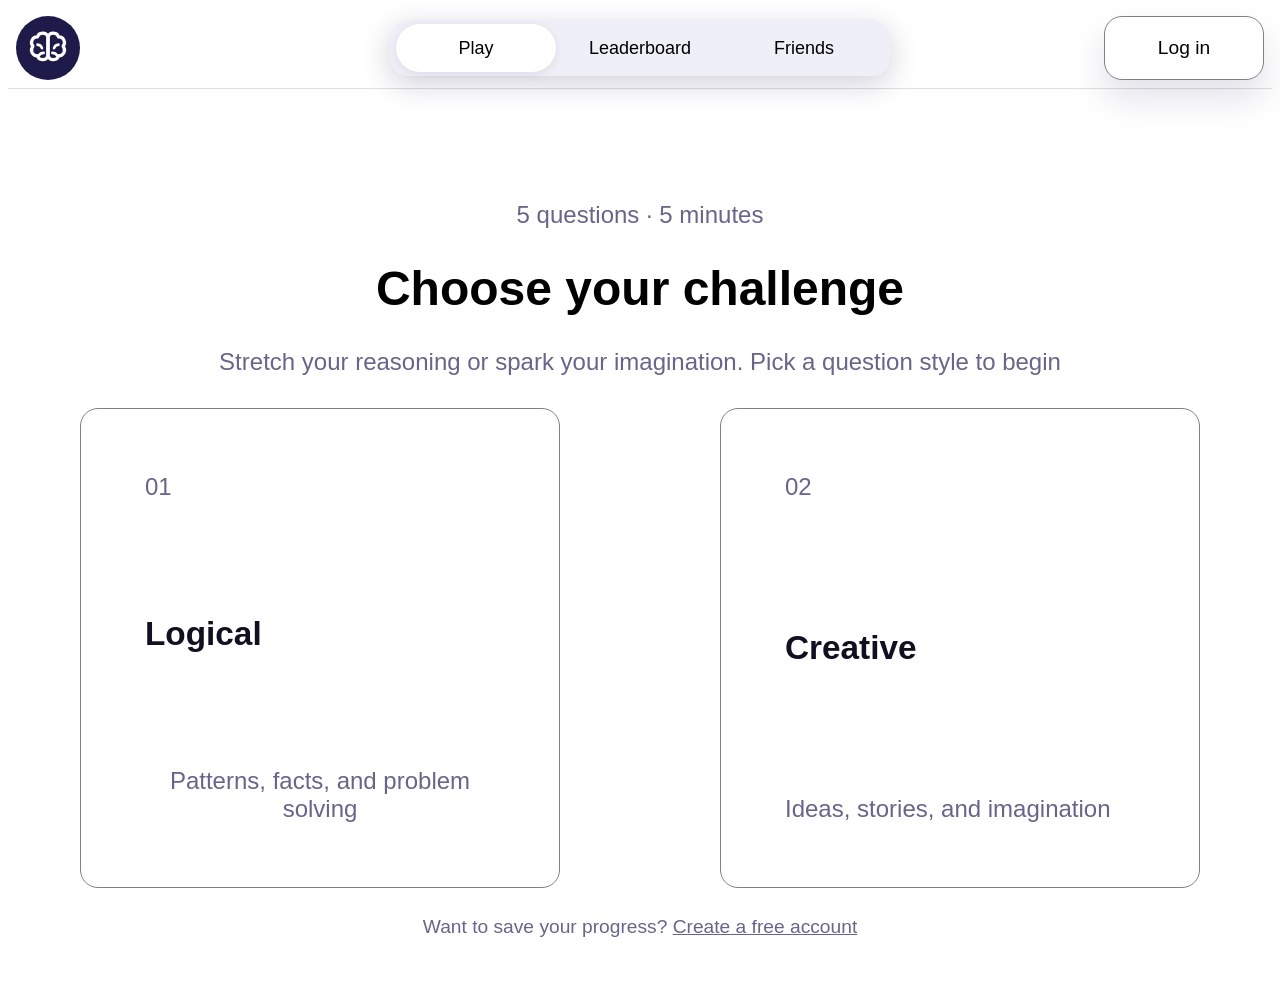
<file: index.html>
<!DOCTYPE html>

<html lang="en">

<head>
    <meta charset="UTF-8"/>
    <meta name="viewport" content="width=device-width, initial-scale=1.0" />
    <link rel="stylesheet" href="css/base.css" />
    <link rel="stylesheet" href="css/login.css" />
    <link rel="stylesheet" href="css/createaccount.css" />

    
</head>
<body> 
    <!-- confetti--> 
    <img  class="gifConfetti hide" src="gifs/confetti.gif" aria-label="confetti gif"> 
     

    <header class="app-header">
        <svg aria-hidden="true" class="brand-mark" viewBox="0 0 34 34" xmlns="http://www.w3.org/2000/svg"><circle cx="17" cy="17" fill="#1e1b4b" r="17"></circle><path d="M16.9 10.8c-1-2.4-4.8-2.3-5.5.3-2.7-.1-4.1 3-2.4 5-1.8 2.1-.3 5.1 2.4 5.1.7 2.6 4.5 2.7 5.5.3V10.8Z" fill="none" stroke="white" stroke-linecap="round" stroke-linejoin="round" stroke-width="1.7"></path><path d="M17.1 10.8c1-2.4 4.8-2.3 5.5.3 2.7-.1 4.1 3 2.4 5 1.8 2.1.3 5.1-2.4 5.1-.7 2.6-4.5 2.7-5.5.3V10.8Z" fill="none" stroke="white" stroke-linecap="round" stroke-linejoin="round" stroke-width="1.7"></path><path d="M11.4 15.2c1.2.1 2.1.8 2.4 1.9m8.8-1.9c-1.2.1-2.1.8-2.4 1.9M12 21.1c.7-1 1.6-1.5 2.7-1.5m7.3 1.5c-.7-1-1.6-1.5-2.7-1.5" fill="none" stroke="white" stroke-linecap="round" stroke-width="1.35"></path></svg>
        <span></span>
        <div class="topApp-selection-buttons">
            <button id="appSelectionButton" class="play-button selectedButton">Play</button>
            <button id="appSelectionButton" class="leaderboard-button">Leaderboard</button>
            <button id="appSelectionButton" class="friends-button">Friends</button>
        </div>
        <button class="header-button" id="openLogin">Log in</button>
        </header>
    <main class="main-app">
        <div class="main-app-header">
            <p> 5 questions · 5 minutes</p>
            <h1> Choose your challenge</h1>
            <p>Stretch your reasoning or spark your imagination. Pick a question style to begin</p>            
        </div>

        <div class="app-buttons">
            <button class="app-button" href="#0">
                <span>01</span>
                <span class="header-2">Logical</span>
                <span>Patterns, facts, and problem solving</span>
            </button>
            <button class="app-button" href="#1">
                <span>02</span>
                <span class="header-2">Creative</span>
                <span>Ideas, stories, and imagination</span>
            </button>
        </div>
        <p id="saveProgress">Want to save your progress?
            <a href="#" id="createAccount">Create a free account</a>
        </p>

        <div class="bottomApp-selection-buttons">
            <button id="appSelectionButton" class="selectedButton">Play</button>
            <button id="appSelectionButton">Leaderboard</button>
            <button id="appSelectionButton">Friends</button>
        </div>
    </main>
    
    <dialog id="login-page">
        <div class="login-page-body">
            <img  class="gifConfetti hide" src="gifs/confetti.gif" aria-label="confetti gif"> 
            <section class="login-header">
                <div class="login-header-text">
                    <span>Your thinking, remembered</span>
                    <h1>Pick up where you left off</h1>
                    <p>Save quiz progress, keep your high score, and challenge people from the BrainRush community</p>
                </div>
            </section>

            <section class="login-main">
                <span>Welcome back</span>
                <h2>Log in to continue</h2>
                <p id="loginFeedbackHolder">Your next challenge is waiting</p>

                <div class="login-input">
                    <span>Email</span>
                    <label class="email">
                        <input id="loginInputEmail" label="Email" autofill="email" placeholder="youremail@email.com">
                    </label>
                    <span>Password</span>
                    <label class="password">
                        <input id="loginInputPassword" label="Password" autofill="password" placeholder="At least 6 characters">
                    </label>
                </div>

                <button id="login-button" class="login-button">
                    Log in 
                </button>

                <div class="loginBottomContainer">
                    <p>New to BrainRush?</p>
                    <a href="#" id="accountCreate">Create an account</a>

                    <span>Demo accounts and progress are stored locally on this device. </span>
                </div>
                <button href="#" id="close-login">Go back</button>

                <div class="adminContainer">
                    <!--If secret credentials are entered, add an button element with "Flush accounts" inside, and the id "close-login" for style-->

                </div>
                

            </section>
        </div>
    </dialog>   

    <dialog id="account-create-page">
        <div class="account-create-body">
            <img  class="gifConfetti hide" src="gifs/confetti.gif" aria-label="confetti gif"> 

            <section class="login-header">
                <div>
                    <span>Your thinking, remembered</span>
                    <h1>Pick up where you left off</h1>
                    <p>Save quiz progress, keep your high score, and challenge people from the BrainRush community</p>
                </div>
            </section>

            <section class="login-main">
                <span>Welcome back</span>
                <h2>Create account to continue</h2>
                <p id="createAccountFeedbackHolder">Your next challenge is waiting</p>


                <div class="create-input">
                    <span>Username</span>
                    <label class="email username">
                        <input id="playerUser" label="username" placeholder="noobslayer420">
                    </label>

                    <span>Email</span>
                    <label class="email">
                        <input id="createEmail" label="Email" list="emailSuggestions" autofill="email" placeholder="youremail@email.com">

                        <datalist id="emailSuggestions">
                            <!--Suggest common emails-->
                            <option value="@gmail.com"></option>
                            <option value="@outlook.com"></option>
                            <option value="@icloud.com"></option>
                        </datalist>
                    </label>
                    <span>Password</span>
                    <label class="password">
                        <input id="createPassword" label="Password" autofill="password" placeholder="At least 6 characters">
                    </label>
                </div>

                <button id="createAccount-button" class="login-button">
                    Create account
                </button>
                <!--Copy style of loginBottomContainer-->
                <div class="loginBottomContainer">
                    <p>Already have an account?</p>
                    <a href="#" id="closeCreateAccount">Login</a>
                    <span>Demo accounts and progress are stored locally on this device. </span>
                </div>
                <button href="#" id="closeCreateAccount" class="goBackButton">Go back</button>
                

            </section>
        </div>
    </dialog> 




    <script src="js/base.js" defer></script>
    <script src="js/createAccount.js" ></script>
    <script src="js/login.js" ></script>


    
    
</body>
</file>
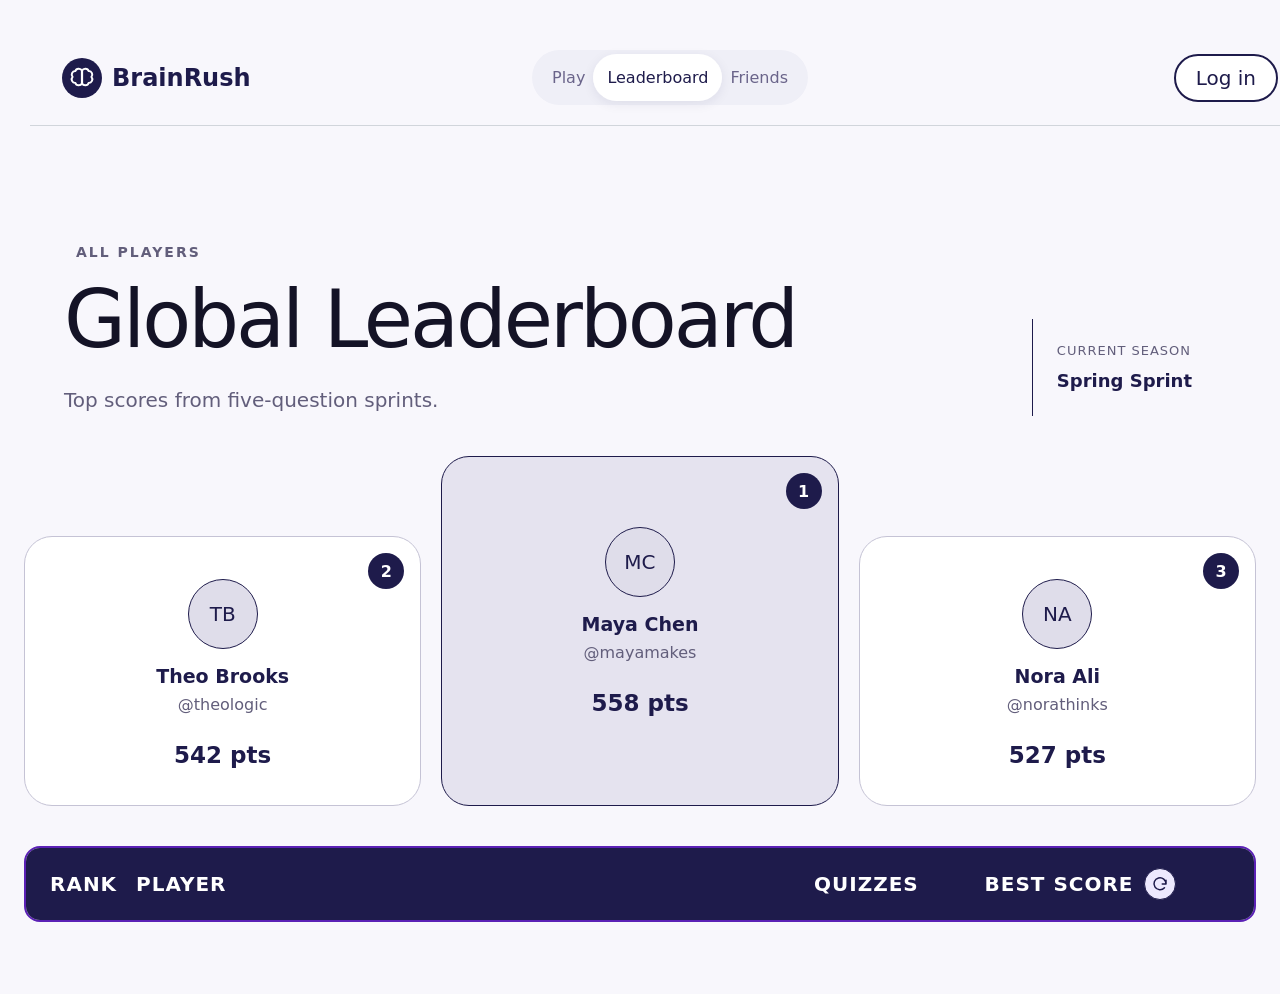
<file: leaderboard.html>
<!DOCTYPE html>
<html lang="en">

<head>
    <meta charset="UTF-8">
    <meta name="viewport" content="width=device-width, initial-scale=1.0">
    <link rel="stylesheet" href="styles.css">
    <script src="script.js" defer></script>
    <title>BrainRush</title>
</head>

<body>
    <header class="header">
        <a href="index.html" class="logo">
            <img src="logo.svg" alt="" width="40" height="40">
            <span class="logotext">BrainRush</span>
        </a>

        <nav class="navigation" aria-label="main-navigation">
            <ul>
                <li><a href="quiz.html">Play</a></li>
                <li><a href="leaderboard.html" aria-current="page">Leaderboard</a></li>
                <li><a href="friends.html">Friends</a></li>
            </ul>
        </nav>

        <a href="login.html" class="login">Log in</a>
    </header>

    <main>
        <section class="leaderboard-intro">
            <div>
                <p class="players">All players</p>
                <h1>Global Leaderboard</h1>
                <p class="intro">Top scores from five-question sprints.</p>
            </div>
            <div class="season">
                <p>Current Season</p>
                <strong>Spring Sprint</strong>
            </div>
        </section>
        <section class="podium" aria-label="Top three players">
            <article class="podium-card second-place">
                <span class="rank-badge" aria-label="Rank 2">2</span>
                <div class="player-avatar" aria-hidden="true">TB</div>
                <h2>Theo Brooks</h2>
                <p class="player-handle">@theologic</p>
                <p class="player-points">542 pts</p>
            </article>

            <article class="podium-card first-place">
                <span class="rank-badge" aria-label="Rank 1">1</span>
                <div class="player-avatar" aria-hidden="true">MC</div>
                <h2>Maya Chen</h2>
                <p class="player-handle">@mayamakes</p>
                <p class="player-points">558 pts</p>
            </article>

            <article class="podium-card third-place">
                <span class="rank-badge" aria-label="Rank 3">3</span>
                <div class="player-avatar" aria-hidden="true">NA</div>
                <h2>Nora Ali</h2>
                <p class="player-handle">@norathinks</p>
                <p class="player-points">527 pts</p>
            </article>
        </section>

        <div class="leaderboard" role="table" aria-label="Top 10 players">
            <div class="leaderboard-row leaderboard-heading" role="row">
                <span role="columnheader">Rank</span>
                <span role="columnheader">Player</span>
                <span role="columnheader">Quizzes</span>

                <div class="scoreheader" role="columnheader">
                    <span>Best Score</span>

                    <button id="refresh-button" class="reload-button" type="button" aria-label="Refresh leaderboard"
                        title="Refresh leaderboard">
                        <svg viewBox="0 0 24 24" aria-hidden="true">
                            <path d="M20 7v5h-5M20 12a8 8 0 1 0-2 5" />
                        </svg>
                    </button>
                </div>

            </div>

            <div id="leaderboard-body" role="rowgroup"></div>
        </div>
    </main>

    <footer></footer>
</body>

</html>
</file>
<file: css/base.css>
/*Phone size suited for iphone 16 */

:root {
    font-family: "DM Sans:SemiBold", "DM Sans", sans-serif;
    font-size:100%; /*10px */
    /*Create root varible */
    --standard: black;
    --header1: #111021;
    --paragraph: #68658b;

    
}



body{
    box-sizing: border-box;
    display:flex;
    flex-direction:column;
    
}

header{
    /*width:min(860px);*/ 
    height:2rem;
    display:grid;
    grid-template-columns: 10rem  1fr 5rem;
    grid-template-rows: 1fr;

    grid-template-areas: 
    "brandmark something button";

    /*decor */
    padding:0.5rem;
    border-bottom: 1px solid rgb(30 27 75 / 14%);


}
.brand-mark{
    width:2rem;
    grid-area:brandmark;
}
.header-button{
    grid-area:button;
    border:1px solid grey;
    box-shadow:0 18px 35px rgb(30 27 75 / 13%);


}
.header-button:hover{
    background-color:#c9c9c9;
}





.main-app{
    box-sizing: border-box;
    display:flex;
    flex-direction: column;
    justify-content:center;

    /*width: min(860px);*/

    /*Decor */
    padding:56px 24px 0px 24px; 
    text-align:center;
    height:100vh;
    p, span{
        color:var(--paragraph);
    
    }

}

/*Button */

button{
    background-color:white;
    border-radius: 2vh;
    margin:0px;
    padding:0px;
    border:1px solid black;
    
    /*Add hand when hovering*/
    cursor:pointer;

}

.app-buttons{
    display:flex;
    flex-direction: column;
    
}

.app-button{
    box-sizing: border-box;
    display:flex;
    flex-direction: column;
    text-align: start;
    margin:0.5rem 0rem;

    /*decor */
    background-color: white;
    height:8rem;
    justify-content: space-between;
    padding:1.2rem;
    transition: transform 180ms ease, box-shadow 180ms ease, background 180ms ease;
    
}
.app-button:hover{
    transform: translateY(-5px);
    box-shadow:0 18px 35px rgb(30 27 75 / 13%);
    background:#fdfdff;
}

.header-2{
    color:var(--header1);
    font-weight: 600;
    font-size:1.4rem;
}



.bottomApp-selection-buttons, .topApp-selection-buttons{
    box-sizing: border-box;
    display:flex;
    align-self:center;
    
    background-color: #efeff7;
    border:none;
    height:40px;
    padding:2px 4px;
    
    border-radius: 2vh;

    /*Put the buttons at the start end of the screen */
    margin-top:3vh;
    margin-bottom:1rem;
    transition: transform 180ms ease, box-shadow 180ms ease, background 180ms ease;
    box-shadow:0 8px 30px #1e1b4b33;

    grid-area:app-selection-buttons;

    button {
        border:none;
        padding:1%;
        width:7rem;
        height: stretch;
        background-color: #efeff7;
        

    }

}

.hide {
    display:none
}

.warning {
    color:rgb(122, 0, 0);
    font-weight: bold;
    font-size: 1.2rem;
    padding:0rem;
    margin:0.5rem 0rem;
    margin-top:0rem;
    margin-bottom:1rem;
    
}
.comfirm{
    color:green;
    font-weight: bold;
    font-size: 1.2rem;
    padding:0rem;
    margin:0.5rem 0rem;
    margin-top:0rem;
    margin-bottom:1rem;


}

.topApp-selection-buttons button.selectedButton, .bottomApp-selection-buttons button.selectedButton{
    background-color: #ffff;
    box-shadow:0 2px 10px #1e1b4b17;
}

/* Gif, not important*/
.gifConfetti{
    position:fixed;
    object-fit: cover;
    z-index:9999;
    pointer-events: none;
    height:100%;
    width: 100%;
}

#createAccount{
    color:inherit;
}

@media (min-width:700px){
    #appSelectionButton{
        width:16rem;
        height:4rem;
        font-size:large;
        border-radius: 3vh;
    }
}

@media (max-width:1000px){
    .topApp-selection-buttons{
        display:none;
    }
}

@media (min-width:1000px){

    .main-app-header{
        font-size:1.5rem;
    }
    .topApp-selection-buttons{
        margin:0.5rem;
        
        
    }
    #appSelectionButton{
        margin:2px;
        width:10rem;
        height:3rem;
        font-size:large;
        
    }
    .bottomApp-selection-buttons{
        display:none;
    }
    div.app-buttons{
        flex-direction:row;
        justify-content: center;
        gap:10rem;
        .app-button{
            width:30rem;
            height:30rem;
            display:flex;
            box-sizing: border-box;
            text-align:center;
            border:1px solid grey;
            padding:4rem;
            span{
                font-size:1.5rem;
            }
            .header-2{
                font-size:250%;
                color:#111021;
                
            }
            
            
        }
    }header{
        grid-template-columns: 1fr 1fr 1fr;
        grid-template-rows: 1fr;

        grid-template-areas: 
        "brandmark app-selection-buttons button";
        height:fit-content;

        
        .topApp-selection-buttons{
            margin:0px;
            justify-self:center;
            height:3.5rem;
            >*{
                width:10rem;
                font-size:1.2rem;
                
            }
        }
        .brand-mark{
            width:4rem;

        }
        .header-button{
            margin-left:auto;
            width:10rem;
            border:1px solid grey;
            font-size:1.2rem;
        }


    }
    #saveProgress{
        font-size:1.2rem;
    }
}
</file>
<file: css/login.css>
:root{
    --muted: rgb(229, 229, 229);
    --background-blue:#1e1b4b;

}

dialog{
    /*Make the popup full page */
    width: 100vw;
    height: 100vh;
    max-width: 100vw;
    max-height: 100vh;
    margin: 0;
    padding: 0;
    border: none;
    background: white;

    /*Flex: Commented out because it caused the dialog to not stay hidden*/
    /* box-sizing: border-box;
    display: flex;
    flex-direction: column; */ 

}

.login-header, .login-main{
        /*Flex */
    box-sizing: border-box;
    display: flex;
    flex-direction: column;
    align-items:center;
    
}
.login-header{

    background-color:var(--background-blue);
    color:white;
    /*p,span{
        color:var(--muted);
        padding:0;
        margin:0;
    }*/


    box-sizing: border-box;
    display: flex;
    flex-direction: column;

    min-height: auto;
    padding: 30px 24px 50px


}

.login-header-text{
    display:flex;
    gap:0;
    flex-direction: column;
    >*{
        margin:0px;
    }
}

.login-main{
    box-sizing: border-box;
    display: grid;
    grid-template-columns: 1fr;
    grid-template-rows: auto;
    padding: 30px 24px 50px;
    





}
.login-input, .create-input{
    box-sizing: border-box;
    display: flex;
    flex-direction: column;

    /*decor */
    font-weight:600;
    
    


}
.email, .password{
    margin: 0.7rem 0px;
    font-weight: 500;
    

    input{
        box-sizing: border-box;
        width:100%;
        
        /*decor */
        padding:1rem 0.8rem;
        border-radius: 2vh;
        border:1px solid grey;

        

    }
}

.login-button{
    /*Change the background color to blue */
    background-color:var(--background-blue);
    /*Change the color to muted*/
    color:white;
    /*Make the border radius rounded, remove border */
    border-radius: 2vh;
    height:2.4rem;
    border:inherit;
}

.loginBottomContainer, .adminContainer{
    box-sizing: border-box;
    display:flex;
    flex-direction: column;
    padding:10px;
    margin:0px;
    gap:0.5rem;

}

#close-login{
    width:10rem;
    height:2rem;
    justify-self:center;
}

.login-page-body{
    grid-template-columns: 1fr;
    grid-template-rows: auto;
    display:grid;
    flex-direction: column;
    height:100%;
}
#accountCreate{
    color:inherit;
}
#close-login{
    align-self:center;
}


@media (min-width:600px){
    .login-page-body{
        grid-template-columns: 1fr 1fr;

    }
    .login-main{
        text-align: center;
        max-width: 80%;
        justify-self: center;
    }
    .login-button{
        height:4rem;
        font-size:1.4rem;
    }

    .login-header{
        justify-content: center;

    }

}
@media (min-width:800px){
    .login-page-body{
        flex-direction:row;
        grid-template-columns: 1fr 1fr;
        /*font-size:2rem;*/

    }
    section.login-main{
        text-align: center;
    }
    .login-header{
        h1{
            font-size:3rem;
        }
        span, p{
            font-size:1.5rem;
            color:rgb(224, 224, 224);
        }
    }
    .login-header div>*{
        margin-top:5rem;
        
    }
}
@media (min-width:1000px){
    .login-page-body{
        flex-direction:row;
        grid-template-columns: 1fr 1fr;
        /*font-size:2rem;*/

    }
    section.login-main{
        text-align: center;
        font-size:200%;
        
    }
    .login-input{
        height:18rem;
    }
    .login-button{
        height:5rem;
        font-size:1.8rem;
    }
    .loginBottomContainer{
        font-size:80%;
        /*gap:1rem;*/
    }
    #close-login, .goBackButton{
        margin-top:1rem;
        height:4rem;
        width:20rem;
        font-size:large;
        
    }

    .login-header{
        h1{
            font-size:4rem;
        }
        span, p{
            font-size:1.8rem;
            color:rgb(224, 224, 224);
        }
    }#usern,#loginInputEmail, #loginInputPassword{
        height:3rem;
        font-size:large;
    }
}

@media (min-width:1500px){
    .login-page-body{
        flex-direction:row;
        grid-template-columns: 1fr 1fr;
        /*font-size:2rem;*/

    }
    section.login-main{
        text-align: center;
        font-size:200%;


    }

    .login-header{
        h1{
            font-size:6rem;
        }
        span, p{
            font-size:2rem;
            color:rgb(224, 224, 224);
        }
    }#loginInputEmail, #loginInputPassword{
        height:5rem;
        font-size:large;
    }
}
</file>
<file: css/createaccount.css>
.goBackButton{ 
    justify-self:center;
}
.CreateAccount-button{
    background-color: aqua;
}
.account-create-body{
    display:grid;
    grid-template-columns: 1fr;
    grid-template-rows:auto;
    height:100%;
}
#closeCreateAccount{
    color:inherit;

}

@media (min-width:600px){
    .account-create-body{
        grid-template-columns: 0.8fr 1.2fr;
    }.login-header{
        
    }
}
</file>
<file: styles.css>
* {
  margin: 0;
  padding: 0;
  box-sizing: border-box;
}

body {
  margin: 0;
  background-color: #f8f7fc;
  color: #1e1b4b;
  font-family:
    system-ui,
    -apple-system,
    BlinkMacSystemFont,
    "Segoe UI",
    Roboto,
    Oxygen,
    Ubuntu,
    Cantarell,
    "Open Sans",
    "Helvetica Neue",
    sans-serif;
}

.header {
  max-width: 1400px;
  width: 100%;
  margin: 30px;
  display: grid;
  grid-template-columns: 1fr auto 1fr;
  align-items: center;
  gap: 24px;
  padding: 20px 32px;
  border-bottom: 1px solid #d1d5db;
}

.header a {
  text-decoration: none;
  color: #6a648a;
}

.logo {
  display: flex;
  justify-self: start;
  align-items: center;
  gap: 10px;
  font-size: 24px;
  color: #1e1b4b;
  font-weight: bold;
}

.logotext {
  font-size: 24px;
  color: #1e1b4b;
  font-weight: 600;
}

.navigation {
  grid-column: 2;
  justify-self: center;
  color: #6a648a;
  font-weight: 500;
}

.navigation ul {
  display: flex;
  align-items: center;
  gap: 8px;
  list-style: none;
  padding: 18px 20px;
  margin: 0;
  background-color: #efeff7;
  border-radius: 999px;
}

.header .navigation a:hover {
  background-color: #e0ddec;
  color: #1e1b4b;
}

.header .navigation a[aria-current="page"] {
  background-color: white;
  padding: 14px;
  border-radius: 999px;
  color: #1e1b4b;
  box-shadow: 0 3px 12px rgb(30 27 75 / 8%);
}

.header .login {
  grid-column: 3;
  grid-row: 1;
  justify-self: end;
  font-size: 20px;
  font-weight: 500;
  background-color: white;
  color: #1e1b4b;
  border: #1e1b4b 2px solid;
  padding: 10px 20px;
  border-radius: 30px;
}

main {
  max-width: 1300px;
  margin: 0 auto;
  padding: 48px 24px;
}

.leaderboard-intro {
  display: flex;
  justify-content: space-between;
  align-items: flex-end;
  gap: 32px;
  margin: 40px;
}

.players {
  margin-bottom: 16px;
  padding-left: 12px;
  color: #625e7b;
  font-size: 14px;
  font-weight: 600;
  letter-spacing: 2px;
  text-transform: uppercase;
}

.leaderboard-intro h1 {
  margin-bottom: 20px;
  color: #141326;
  font-size: 80px;
  font-weight: 500;
  line-height: 1.1;
  letter-spacing: -3px;
}
.leaderboard-intro {
  color: #1e1b4b;
  font-size: 20px;
}

.intro {
  color: #625e7b;
  font-size: 20px;
  line-height: 1.6;
}

.season {
  flex-shrink: 0;
  padding: 24px;
  border-left: 1px solid #1e1b4b;
}

.season p {
  margin-bottom: 10px;
  color: #625e7b;
  font-size: 13px;
  letter-spacing: 1px;
  text-transform: uppercase;
}

.season strong {
  font-size: 18px;
}

.podium {
  display: grid;
  grid-template-columns: repeat(3, minmax(0, 1fr));
  align-items: end;
  gap: 20px;
  margin: 40px 0;
}

.podium-card {
  position: relative;
  min-height: 270px;
  padding: 42px 24px 32px;
  border: 1px solid #c5c3d5;
  border-radius: 28px;
  background-color: white;
  text-align: center;
}

.podium-card.first-place {
  min-height: 350px;
  padding-top: 70px;
  background-color: #e5e3ef;
  border-color: #1e1b4b;
}

.rank-badge {
  position: absolute;
  top: 16px;
  right: 16px;
  display: flex;
  align-items: center;
  justify-content: center;
  width: 36px;
  height: 36px;
  border-radius: 50%;
  background-color: #1e1b4b;
  color: white;
  font-weight: bold;
}

.player-avatar {
  display: flex;
  align-items: center;
  justify-content: center;
  width: 70px;
  height: 70px;
  margin: 0 auto 16px;
  border: 1px solid #1e1b4b;
  border-radius: 50%;
  background-color: #dfddea;
  font-size: 20px;
  font-weight: 500;
}

.podium-card h2 {
  margin-bottom: 8px;
  font-size: 19px;
}

.player-handle {
  color: #625e7b;
  overflow-wrap: anywhere;
}

.player-points {
  margin-top: 28px;
  font-size: 23px;
  font-weight: bold;
}

.leaderboard {
  width: 100%;
  margin: 24px auto;
  border: 2px solid #5b21b6;
  border-radius: 16px;
  overflow: hidden;
  background-color: white;
  color: #1e1b4b;
}

.leaderboard-row {
  display: grid;
  grid-template-columns: 70px minmax(0, 1fr) 100px 300px;
  align-items: center;
  gap: 16px;
  padding: 20px 24px;
  font-size: 20px;
  font-weight: 600;
}

.leaderboard-heading {
  background-color: #1e1b4b;
  color: white;
  font-weight: bold;
  font-size: 12px;
  text-transform: uppercase;
  letter-spacing: 1px;
  font-size: 20px;
  font-weight: 600;
}
.table-player {
  display: flex;
  align-items: center;
  gap: 12px;
  min-width: 0;
}
.table-avatar {
  display: flex;
  align-items: center;
  justify-content: center;
  flex-shrink: 0;
  width: 40px;
  height: 40px;
  border: 1px solid #1e1b4b;
  border-radius: 50%;
  background-color: #dfddea;
  color: #1e1b4b;
  font-size: 14px;
}

.table-player-name {
  display: block;
  font-size: 18px;
  font-weight: 600;
}

.table-player-handle {
  display: block;
  margin-top: 4px;
  font-size: 14px;
  font-weight: 600;
  color: #625e7b;
}

.table-player-details {
  min-width: 0;
  overflow-wrap: anywhere;
}

#leaderboard-body .leaderboard-row + .leaderboard-row {
  border-top: 1px solid #d1d5db;
}

#leaderboard-body .leaderboard-row:nth-child(even) {
  background-color: #f7f7fc;
}

.leaderboard-row > :nth-child(2) {
  overflow-wrap: anywhere;
}

.leaderboard-row > :last-child {
  text-align: center;
}

.scoreheader {
  display: flex;
  align-items: center;
  justify-content: center;
  gap: 10px;
}

.reload-button {
  display: inline-flex;
  align-items: center;
  justify-content: center;
  width: 32px;
  height: 32px;
  padding: 0;
  flex-shrink: 0;
  border: 1px solid #1e1b4b;
  border-radius: 50%;
  background-color: #ede9fe;
  color: #1e1b4b;
  cursor: pointer;
  transition:
    background-color 0.2s,
    color 0.2s;
}

.reload-button svg {
  width: 18px;
  height: 18px;
  fill: none;
  stroke: currentColor;
  stroke-width: 2;
  stroke-linecap: round;
  stroke-linejoin: round;
}

.reload-button:hover {
  background-color: #1e1b4b;
  color: white;
}

.reload-button:focus-visible {
  outline: 3px solid #1e1b4b;
  outline-offset: 3px;
}

/* Mobil */
@media (max-width: 750px) {
  main {
    padding-top: 40px;
  }

  .leaderboard-intro {
    flex-direction: column;
    align-items: flex-start;
    margin-bottom: 40px;
  }

  .leaderboard-intro h1 {
    letter-spacing: -1px;
  }

  .podium {
    grid-template-columns: 1fr;
  }

  .first-place {
    order: -1;
  }

  .podium-card,
  .podium-card.first-place {
    min-height: 270px;
    padding-top: 42px;
  }
}
</file>
